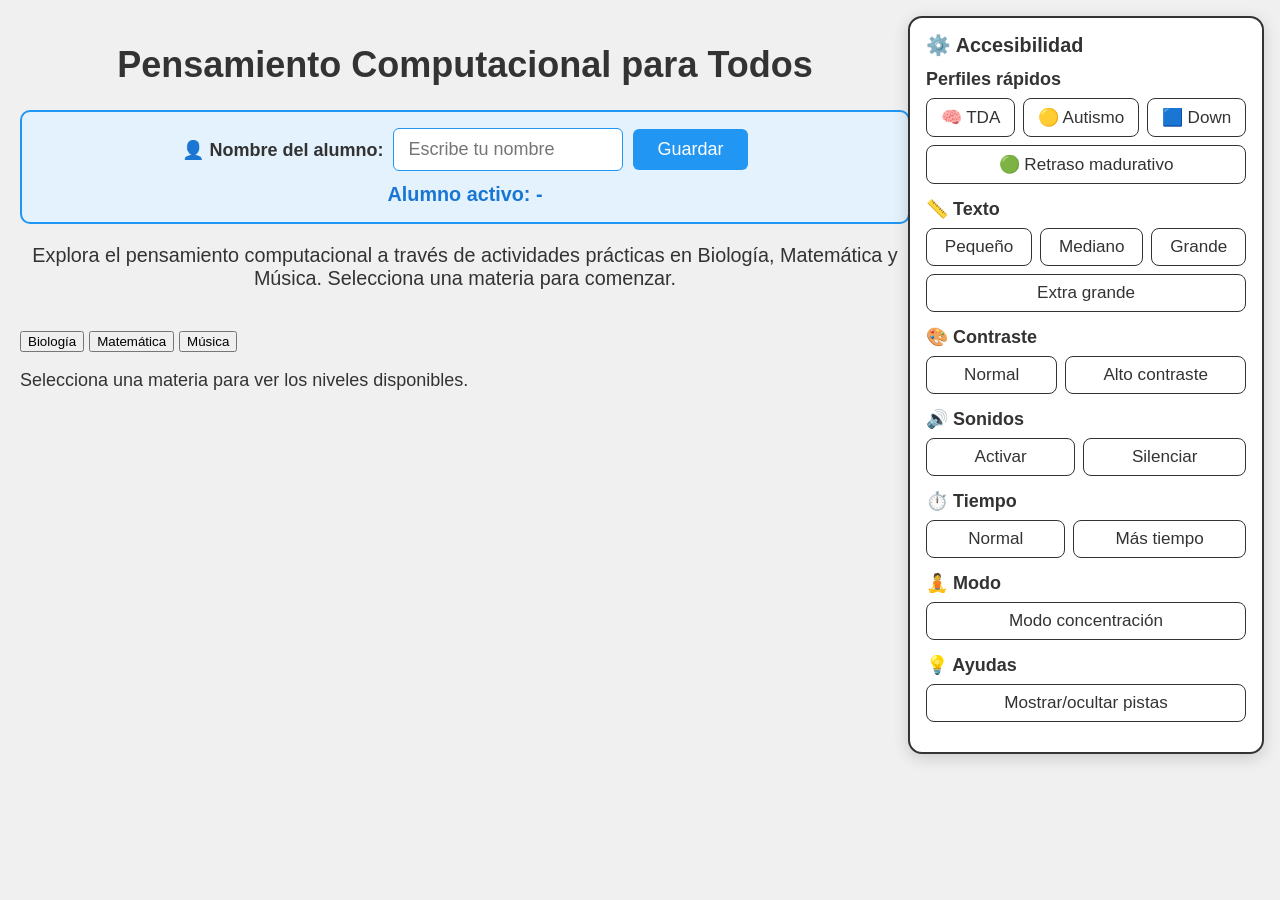
<file: pensamiento-computacional/index.html>
<!DOCTYPE html>
<html lang="es">
<head>
    <meta charset="UTF-8">
    <meta name="viewport" content="width=device-width, initial-scale=1.0">
    <title>Pensamiento Computacional para Todos</title>
    <link rel="stylesheet" href="css/styles.css">
</head>
<body>
    <div class="accessibility-panel" aria-label="Panel de accesibilidad" role="complementary">
        <h2>⚙️ Accesibilidad</h2>
        <div class="panel-section panel-profiles">
            <span class="panel-label">Perfiles rápidos</span>
            <div class="panel-buttons">
                <button type="button" data-perfil="tda">🧠 TDA</button>
                <button type="button" data-perfil="autismo">🟡 Autismo</button>
                <button type="button" data-perfil="down">🟦 Down</button>
                <button type="button" data-perfil="retraso">🟢 Retraso madurativo</button>
            </div>
        </div>
        <div class="panel-section">
            <span class="panel-label">📏 Texto</span>
            <div class="panel-buttons">
                <button type="button" data-texto="pequeno">Pequeño</button>
                <button type="button" data-texto="medio">Mediano</button>
                <button type="button" data-texto="grande">Grande</button>
                <button type="button" data-texto="extra">Extra grande</button>
            </div>
        </div>
        <div class="panel-section">
            <span class="panel-label">🎨 Contraste</span>
            <div class="panel-buttons">
                <button type="button" data-contraste="normal">Normal</button>
                <button type="button" data-contraste="alto">Alto contraste</button>
            </div>
        </div>
        <div class="panel-section">
            <span class="panel-label">🔊 Sonidos</span>
            <div class="panel-buttons">
                <button type="button" data-sonidos="activar">Activar</button>
                <button type="button" data-sonidos="silenciar">Silenciar</button>
            </div>
        </div>
        <div class="panel-section">
            <span class="panel-label">⏱️ Tiempo</span>
            <div class="panel-buttons">
                <button type="button" data-tiempo="normal">Normal</button>
                <button type="button" data-tiempo="mas">Más tiempo</button>
            </div>
        </div>
        <div class="panel-section">
            <span class="panel-label">🧘 Modo</span>
            <div class="panel-buttons">
                <button type="button" data-modo="concentracion">Modo concentración</button>
            </div>
        </div>
        <div class="panel-section">
            <span class="panel-label">💡 Ayudas</span>
            <div class="panel-buttons">
                <button type="button" data-ayudas="mostrar">Mostrar/ocultar pistas</button>
            </div>
        </div>
        <div id="anuncio-accesibilidad" aria-live="polite" aria-label="Anuncio de cambios de accesibilidad" class="sr-only"></div>
    </div>

    <div class="page-content">
        <h1>Pensamiento Computacional para Todos</h1>
        
        <!-- Panel de Alumno -->
        <div class="alumno-panel" role="region" aria-label="Gestión de perfil del alumno">
            <div class="alumno-input-group">
                <label for="input-alumno">👤 Nombre del alumno:</label>
                <input 
                    type="text" 
                    id="input-alumno" 
                    placeholder="Escribe tu nombre"
                    maxlength="30"
                    aria-label="Campo para ingresar nombre del alumno">
                <button id="btn-guardar-alumno" aria-label="Guardar nombre del alumno">Guardar</button>
            </div>
            <div id="alumno-activo-display" class="alumno-display">
                <span id="alumno-nombre">Alumno activo: -</span>
            </div>
        </div>

        <!-- Estadísticas -->
        <div class="estadisticas-panel" id="estadisticas-panel" style="display: none;" role="region" aria-label="Estadísticas de progreso">
            <div class="stats-row">
                <div class="stat-item">
                    <span class="stat-label">Puntaje:</span>
                    <span id="stat-puntaje" class="stat-value">0</span>
                </div>
                <div class="stat-item">
                    <span class="stat-label">Aciertos:</span>
                    <span id="stat-aciertos" class="stat-value">0</span>
                </div>
                <div class="stat-item">
                    <span class="stat-label">Intentos:</span>
                    <span id="stat-intentos" class="stat-value">0</span>
                </div>
            </div>
            <button id="btn-reiniciar-progreso" aria-label="Reiniciar todo el progreso">🔄 Reiniciar progreso</button>
        </div>

        <p class="intro-text">Explora el pensamiento computacional a través de actividades prácticas en Biología, Matemática y Música. Selecciona una materia para comenzar.</p>
        <div class="botones-materias" id="botones-materias">
        <button role="button" aria-label="Seleccionar materia Biología" onclick="seleccionarMateria('biologia', this)">Biología</button>
        <button role="button" aria-label="Seleccionar materia Matemática" onclick="seleccionarMateria('matematica', this)">Matemática</button>
        <button role="button" aria-label="Seleccionar materia Música" onclick="seleccionarMateria('musica', this)">Música</button>
    </div>
    <div class="botones-niveles" id="botones-niveles" style="display: none;">
        <button role="button" aria-label="Acceder al nivel Explorar" onclick="cargarNivel('explorar', this)">Explorar</button>
        <button role="button" aria-label="Acceder al nivel Resolver" onclick="cargarNivel('resolver', this)">Resolver</button>
        <button role="button" aria-label="Acceder al nivel Crear" onclick="cargarNivel('crear', this)">Crear</button>
    </div>
    <div id="contenedor-nivel" role="main" aria-label="Área principal donde se muestran los niveles pedagógicos">
        <p>Selecciona una materia para ver los niveles disponibles.</p>
    </div>
    </div>

    <script src="js/accesibilidad.js"></script>
    <script src="js/explorar.js"></script>
</body>
</html>
</file>
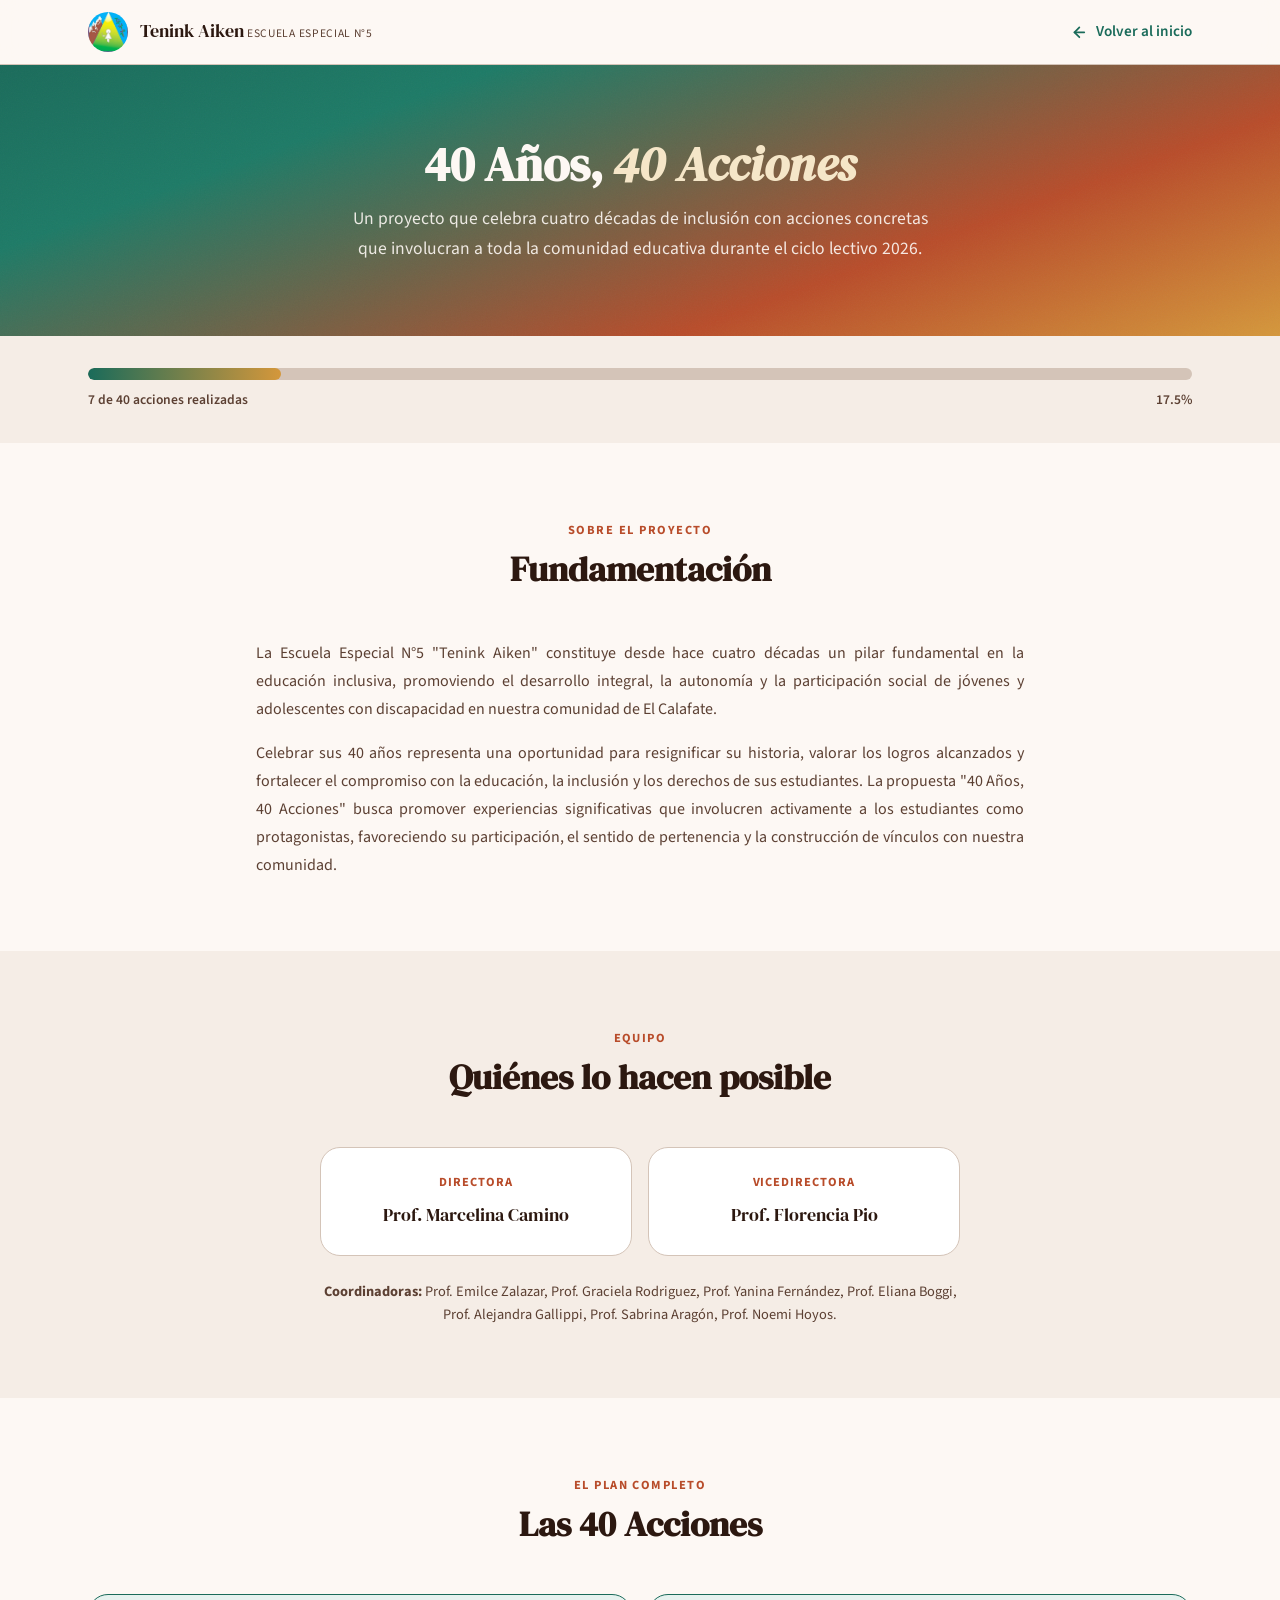
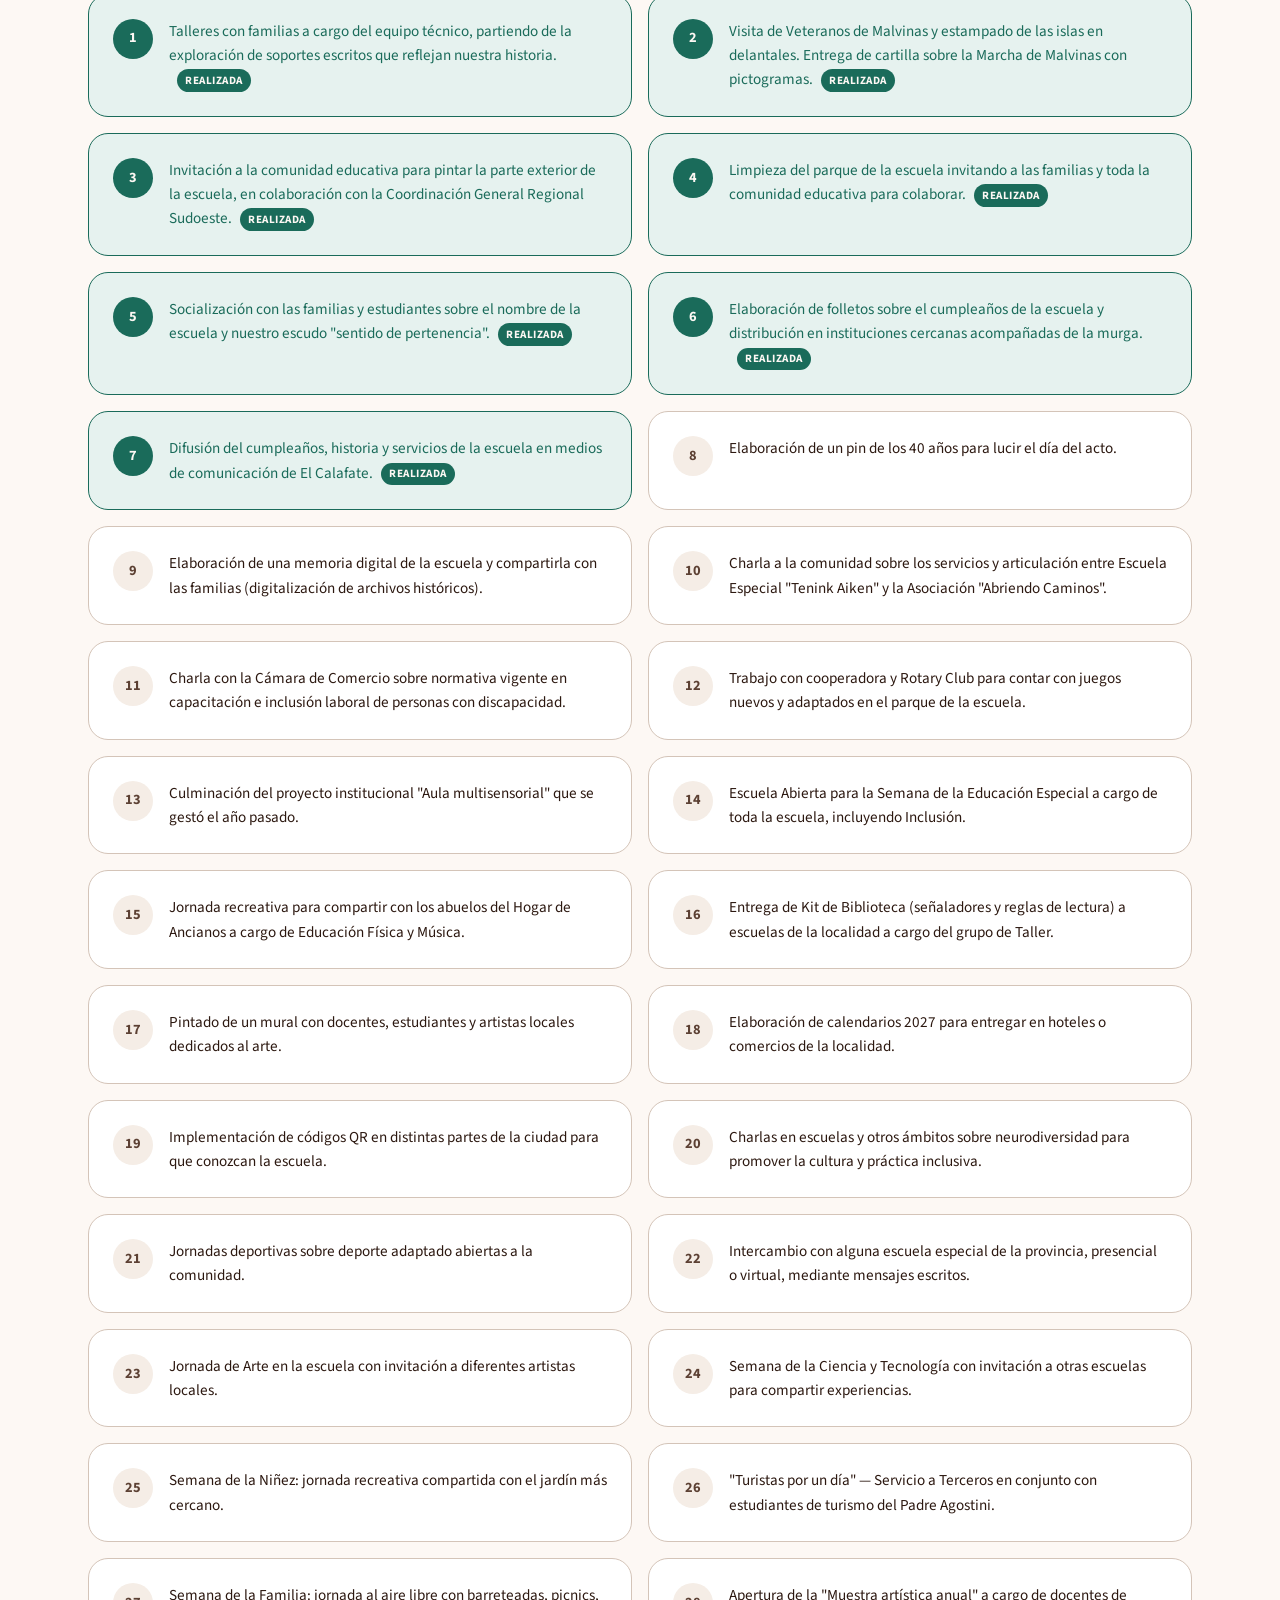
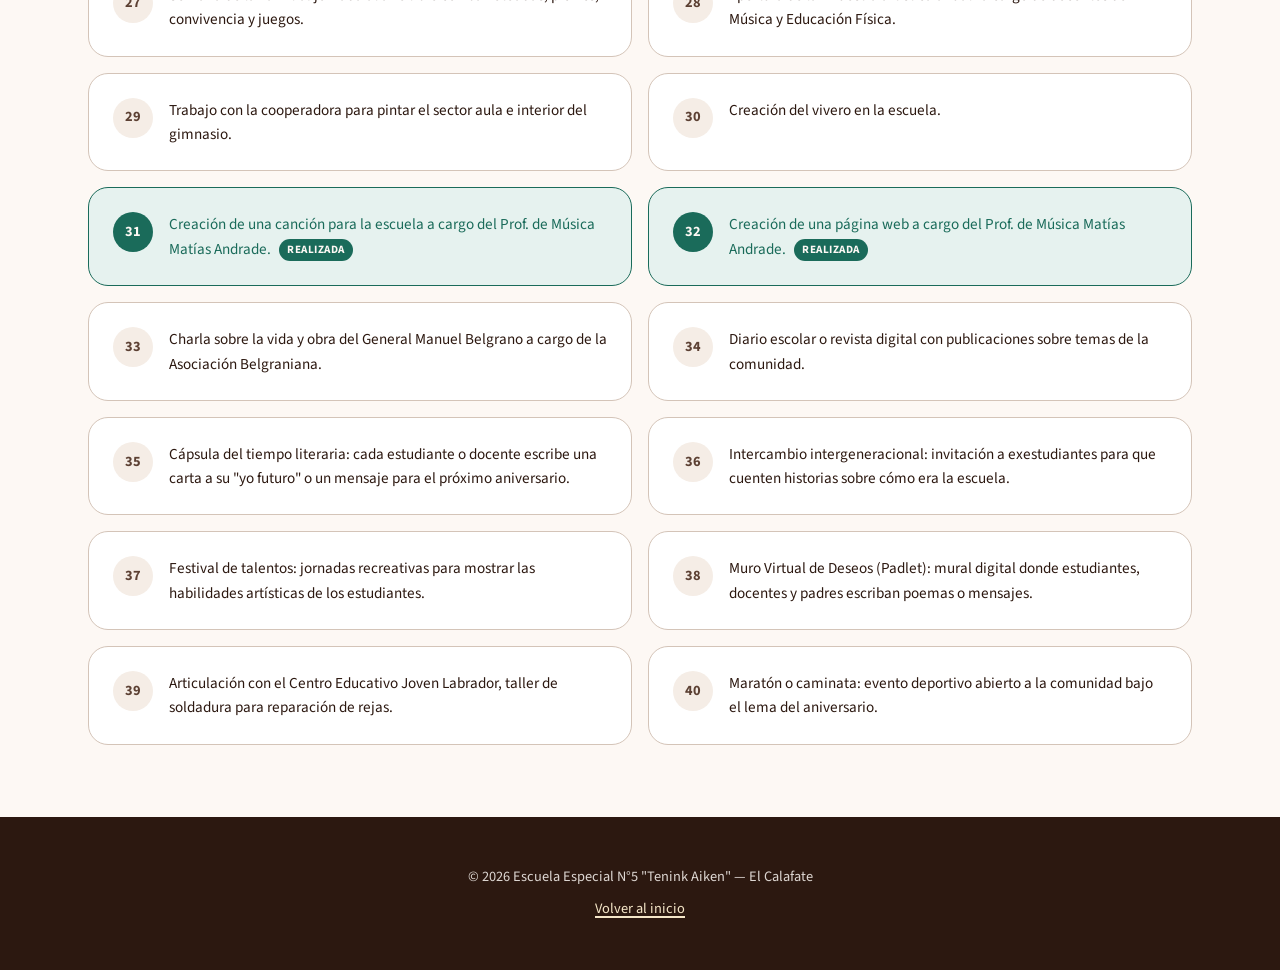
<file: 40acciones.html>
<!DOCTYPE html>
<html lang="es">
<head>
<meta charset="UTF-8" />
<meta name="viewport" content="width=device-width, initial-scale=1.0" />
<meta name="description" content="40 Años, 40 Acciones — Proyecto del 40° Aniversario de la Escuela Especial N°5 Tenink Aiken de El Calafate." />
<title>40 Años, 40 Acciones — Tenink Aiken</title>

<link rel="preconnect" href="https://fonts.googleapis.com" />
<link rel="preconnect" href="https://fonts.gstatic.com" crossorigin />
<link href="https://fonts.googleapis.com/css2?family=DM+Serif+Display:ital@0;1&family=Source+Sans+3:ital,wght@0,300;0,400;0,600;0,700;1,400&display=swap" rel="stylesheet" />

<style>
:root {
  --color-primary: #B84C2A;
  --color-primary-dark: #8C3518;
  --color-primary-light: #E8A690;
  --color-accent: #D4973B;
  --color-accent-light: #F5E6C8;
  --color-teal: #1A6B5A;
  --color-teal-light: #E6F2EF;
  --color-bg: #FDF8F4;
  --color-bg-alt: #F5EDE6;
  --color-surface: #FFFFFF;
  --color-text: #2C1810;
  --color-text-secondary: #5C4033;
  --color-text-on-dark: #FDF8F4;
  --color-border: #D4C4B8;
  --color-focus: #1A6B5A;
  --color-done: #1A6B5A;
  --color-done-light: #E6F2EF;
  --font-display: 'DM Serif Display', Georgia, 'Times New Roman', serif;
  --font-body: 'Source Sans 3', 'Segoe UI', Tahoma, sans-serif;
  --space-xs: 0.5rem;
  --space-sm: 0.75rem;
  --space-md: 1rem;
  --space-lg: 1.5rem;
  --space-xl: 2rem;
  --space-2xl: 3rem;
  --space-3xl: 4.5rem;
  --max-width: 72rem;
  --radius: 0.75rem;
  --radius-lg: 1.25rem;
  --ease: cubic-bezier(0.25, 0.46, 0.45, 0.94);
}

*, *::before, *::after { box-sizing: border-box; margin: 0; padding: 0; }
html { scroll-behavior: smooth; }
body {
  font-family: var(--font-body);
  font-size: 1.0625rem;
  line-height: 1.7;
  color: var(--color-text);
  background-color: var(--color-bg);
  -webkit-font-smoothing: antialiased;
}
img { display: block; max-width: 100%; height: auto; }
a { color: var(--color-teal); text-decoration-thickness: 2px; text-underline-offset: 3px; }
a:hover { color: var(--color-primary); }
:focus-visible { outline: 3px solid var(--color-focus); outline-offset: 3px; border-radius: 3px; }

.container { width: 100%; max-width: var(--max-width); margin-inline: auto; padding-inline: var(--space-lg); }

/* Header */
.site-header {
  position: sticky; top: 0; z-index: 100;
  background: rgba(253,248,244,0.92);
  backdrop-filter: blur(12px); -webkit-backdrop-filter: blur(12px);
  border-bottom: 1px solid var(--color-border);
}
.header-inner {
  display: flex; align-items: center; justify-content: space-between;
  padding-block: var(--space-sm); gap: var(--space-md);
}
.logo {
  display: flex; align-items: center; gap: var(--space-sm);
  text-decoration: none; color: var(--color-text);
}
.logo-icon {
  width: 2.5rem; height: 2.5rem; border-radius: 50%; object-fit: cover;
}
.logo-text { font-family: var(--font-display); font-size: 1.15rem; line-height: 1.2; }
.logo-tagline { font-family: var(--font-body); font-size: 0.72rem; color: var(--color-text-secondary); letter-spacing: 0.06em; text-transform: uppercase; }
.back-link {
  display: inline-flex; align-items: center; gap: var(--space-xs);
  font-weight: 600; font-size: 0.95rem; text-decoration: none;
  color: var(--color-teal); transition: all 0.2s;
}
.back-link:hover { color: var(--color-primary); gap: var(--space-sm); }
.back-link svg { width: 1.1em; height: 1.1em; }

/* Page Hero */
.page-hero {
  background: linear-gradient(160deg, #1A6B5A 0%, #1D7A66 25%, #B84C2A 70%, #D4973B 100%);
  color: var(--color-text-on-dark);
  padding: var(--space-3xl) 0;
  text-align: center;
  position: relative; overflow: hidden;
}
.page-hero::after {
  content: ''; position: absolute; inset: 0;
  background: url("data:image/svg+xml,%3Csvg viewBox='0 0 256 256' xmlns='http://www.w3.org/2000/svg'%3E%3Cfilter id='noise'%3E%3CfeTurbulence type='fractalNoise' baseFrequency='0.85' numOctaves='4' stitchTiles='stitch'/%3E%3C/filter%3E%3Crect width='100%25' height='100%25' filter='url(%23noise)' opacity='0.04'/%3E%3C/svg%3E");
  pointer-events: none;
}
.page-hero-content { position: relative; z-index: 2; }
.page-hero h1 {
  font-family: var(--font-display);
  font-size: clamp(1.8rem, 5vw, 3rem);
  line-height: 1.15; margin-bottom: var(--space-sm);
}
.page-hero h1 em { font-style: italic; color: var(--color-accent-light); }
.page-hero p { font-size: 1.1rem; opacity: 0.9; max-width: 36rem; margin-inline: auto; }

/* Progress bar */
.progress-section { padding: var(--space-xl) 0; background: var(--color-bg-alt); }
.progress-bar-wrap {
  background: var(--color-border); border-radius: 100px; height: 12px;
  overflow: hidden; margin-bottom: var(--space-xs);
}
.progress-bar-fill {
  height: 100%; border-radius: 100px;
  background: linear-gradient(90deg, var(--color-teal), var(--color-accent));
  transition: width 0.5s var(--ease);
}
.progress-text {
  display: flex; justify-content: space-between; font-size: 0.85rem;
  color: var(--color-text-secondary); font-weight: 600;
}

/* Fundamentacion */
.section { padding-block: var(--space-3xl); }
.section-alt { background: var(--color-bg-alt); }
.section-header { text-align: center; margin-bottom: var(--space-2xl); }
.section-label {
  display: inline-block; font-size: 0.78rem; font-weight: 700;
  letter-spacing: 0.12em; text-transform: uppercase; color: var(--color-primary);
  margin-bottom: var(--space-xs);
}
.section-title {
  font-family: var(--font-display);
  font-size: clamp(1.5rem, 3.5vw, 2.2rem);
  line-height: 1.18; color: var(--color-text);
}
.section-text {
  max-width: 48rem; margin-inline: auto; color: var(--color-text-secondary);
  font-size: 1rem; line-height: 1.75; text-align: justify;
}

/* Acciones grid */
.acciones-grid {
  display: grid; grid-template-columns: 1fr; gap: var(--space-md);
}
.accion {
  display: flex; align-items: flex-start; gap: var(--space-md);
  background: var(--color-surface); border: 1px solid var(--color-border);
  border-radius: var(--radius-lg); padding: var(--space-lg);
  transition: all 0.2s var(--ease);
}
.accion:hover { box-shadow: 0 4px 16px rgba(44,24,16,0.06); }
.accion.done { background: var(--color-done-light); border-color: var(--color-done); }
.accion-num {
  min-width: 2.5rem; height: 2.5rem; border-radius: 50%;
  display: flex; align-items: center; justify-content: center;
  font-weight: 700; font-size: 0.9rem;
  background: var(--color-bg-alt); color: var(--color-text-secondary);
  flex-shrink: 0;
}
.accion.done .accion-num {
  background: var(--color-done); color: var(--color-text-on-dark);
}
.accion-text { font-size: 0.95rem; line-height: 1.6; color: var(--color-text); }
.accion.done .accion-text { color: var(--color-teal); }
.accion-badge {
  display: inline-block; font-size: 0.7rem; font-weight: 700;
  background: var(--color-done); color: var(--color-text-on-dark);
  padding: 0.15rem 0.5rem; border-radius: 100px;
  text-transform: uppercase; letter-spacing: 0.05em; margin-left: 0.5rem;
  vertical-align: middle;
}

/* Equipo */
.equipo-grid {
  display: grid; grid-template-columns: 1fr; gap: var(--space-md);
  max-width: 40rem; margin-inline: auto;
}
.equipo-card {
  background: var(--color-surface); border: 1px solid var(--color-border);
  border-radius: var(--radius-lg); padding: var(--space-lg); text-align: center;
}
.equipo-role {
  font-size: 0.78rem; font-weight: 700; text-transform: uppercase;
  letter-spacing: 0.08em; color: var(--color-primary); margin-bottom: var(--space-xs);
}
.equipo-name { font-family: var(--font-display); font-size: 1.1rem; color: var(--color-text); }

/* Footer */
.site-footer {
  background: var(--color-text); color: rgba(253,248,244,0.85);
  padding: var(--space-2xl) 0; text-align: center; font-size: 0.9rem;
}
.site-footer a { color: var(--color-accent-light); }

@media (min-width: 640px) {
  .acciones-grid { grid-template-columns: repeat(2, 1fr); }
  .equipo-grid { grid-template-columns: repeat(2, 1fr); }
}
@media (min-width: 1024px) {
  .acciones-grid { grid-template-columns: repeat(2, 1fr); }
}
@media (forced-colors: active) {
  .accion { border: 2px solid; }
}
</style>
</head>

<body>

<!-- Header -->
<header class="site-header">
  <div class="container header-inner">
    <a href="index.html" class="logo" aria-label="Volver al inicio">
      <img src="images/logo-escuela.jpg" alt="" class="logo-icon" />
      <span>
        <span class="logo-text">Tenink Aiken</span>
        <span class="logo-tagline">Escuela Especial N°5</span>
      </span>
    </a>
    <a href="index.html" class="back-link">
      <svg viewBox="0 0 24 24" fill="none" stroke="currentColor" stroke-width="2.5" stroke-linecap="round" stroke-linejoin="round" aria-hidden="true"><line x1="19" y1="12" x2="5" y2="12"/><polyline points="12 19 5 12 12 5"/></svg>
      Volver al inicio
    </a>
  </div>
</header>

<!-- Page Hero -->
<section class="page-hero">
  <div class="container page-hero-content">
    <h1>40 Años, <em>40 Acciones</em></h1>
    <p>Un proyecto que celebra cuatro décadas de inclusión con acciones concretas que involucran a toda la comunidad educativa durante el ciclo lectivo 2026.</p>
  </div>
</section>

<!-- Progress -->
<section class="progress-section">
  <div class="container">
    <div class="progress-bar-wrap">
      <div class="progress-bar-fill" style="width: 17.5%;"></div>
    </div>
    <div class="progress-text">
      <span>7 de 40 acciones realizadas</span>
      <span>17.5%</span>
    </div>
  </div>
</section>

<!-- Fundamentación -->
<section class="section">
  <div class="container">
    <div class="section-header">
      <span class="section-label">Sobre el Proyecto</span>
      <h2 class="section-title">Fundamentación</h2>
    </div>
    <p class="section-text">
      La Escuela Especial N°5 "Tenink Aiken" constituye desde hace cuatro décadas un pilar fundamental en la educación inclusiva, promoviendo el desarrollo integral, la autonomía y la participación social de jóvenes y adolescentes con discapacidad en nuestra comunidad de El Calafate.
    </p>
    <p class="section-text" style="margin-top:var(--space-md);">
      Celebrar sus 40 años representa una oportunidad para resignificar su historia, valorar los logros alcanzados y fortalecer el compromiso con la educación, la inclusión y los derechos de sus estudiantes. La propuesta "40 Años, 40 Acciones" busca promover experiencias significativas que involucren activamente a los estudiantes como protagonistas, favoreciendo su participación, el sentido de pertenencia y la construcción de vínculos con nuestra comunidad.
    </p>
  </div>
</section>

<!-- Equipo -->
<section class="section section-alt">
  <div class="container">
    <div class="section-header">
      <span class="section-label">Equipo</span>
      <h2 class="section-title">Quiénes lo hacen posible</h2>
    </div>
    <div class="equipo-grid">
      <div class="equipo-card">
        <div class="equipo-role">Directora</div>
        <div class="equipo-name">Prof. Marcelina Camino</div>
      </div>
      <div class="equipo-card">
        <div class="equipo-role">Vicedirectora</div>
        <div class="equipo-name">Prof. Florencia Pio</div>
      </div>
    </div>
    <div style="max-width:40rem; margin:var(--space-lg) auto 0; text-align:center;">
      <p style="font-size:0.9rem; color:var(--color-text-secondary); line-height:1.6;">
        <strong>Coordinadoras:</strong> Prof. Emilce Zalazar, Prof. Graciela Rodriguez, Prof. Yanina Fernández, Prof. Eliana Boggi, Prof. Alejandra Gallippi, Prof. Sabrina Aragón, Prof. Noemi Hoyos.
      </p>
    </div>
  </div>
</section>

<!-- 40 Acciones -->
<section class="section">
  <div class="container">
    <div class="section-header">
      <span class="section-label">El Plan Completo</span>
      <h2 class="section-title">Las 40 Acciones</h2>
    </div>

    <div class="acciones-grid">

      <div class="accion done">
        <div class="accion-num">1</div>
        <div class="accion-text">Talleres con familias a cargo del equipo técnico, partiendo de la exploración de soportes escritos que reflejan nuestra historia.<span class="accion-badge">Realizada</span></div>
      </div>

      <div class="accion done">
        <div class="accion-num">2</div>
        <div class="accion-text">Visita de Veteranos de Malvinas y estampado de las islas en delantales. Entrega de cartilla sobre la Marcha de Malvinas con pictogramas.<span class="accion-badge">Realizada</span></div>
      </div>

      <div class="accion done">
        <div class="accion-num">3</div>
        <div class="accion-text">Invitación a la comunidad educativa para pintar la parte exterior de la escuela, en colaboración con la Coordinación General Regional Sudoeste.<span class="accion-badge">Realizada</span></div>
      </div>

      <div class="accion done">
        <div class="accion-num">4</div>
        <div class="accion-text">Limpieza del parque de la escuela invitando a las familias y toda la comunidad educativa para colaborar.<span class="accion-badge">Realizada</span></div>
      </div>

      <div class="accion done">
        <div class="accion-num">5</div>
        <div class="accion-text">Socialización con las familias y estudiantes sobre el nombre de la escuela y nuestro escudo "sentido de pertenencia".<span class="accion-badge">Realizada</span></div>
      </div>

      <div class="accion done">
        <div class="accion-num">6</div>
        <div class="accion-text">Elaboración de folletos sobre el cumpleaños de la escuela y distribución en instituciones cercanas acompañadas de la murga.<span class="accion-badge">Realizada</span></div>
      </div>

      <div class="accion done">
        <div class="accion-num">7</div>
        <div class="accion-text">Difusión del cumpleaños, historia y servicios de la escuela en medios de comunicación de El Calafate.<span class="accion-badge">Realizada</span></div>
      </div>

      <div class="accion">
        <div class="accion-num">8</div>
        <div class="accion-text">Elaboración de un pin de los 40 años para lucir el día del acto.</div>
      </div>

      <div class="accion">
        <div class="accion-num">9</div>
        <div class="accion-text">Elaboración de una memoria digital de la escuela y compartirla con las familias (digitalización de archivos históricos).</div>
      </div>

      <div class="accion">
        <div class="accion-num">10</div>
        <div class="accion-text">Charla a la comunidad sobre los servicios y articulación entre Escuela Especial "Tenink Aiken" y la Asociación "Abriendo Caminos".</div>
      </div>

      <div class="accion">
        <div class="accion-num">11</div>
        <div class="accion-text">Charla con la Cámara de Comercio sobre normativa vigente en capacitación e inclusión laboral de personas con discapacidad.</div>
      </div>

      <div class="accion">
        <div class="accion-num">12</div>
        <div class="accion-text">Trabajo con cooperadora y Rotary Club para contar con juegos nuevos y adaptados en el parque de la escuela.</div>
      </div>

      <div class="accion">
        <div class="accion-num">13</div>
        <div class="accion-text">Culminación del proyecto institucional "Aula multisensorial" que se gestó el año pasado.</div>
      </div>

      <div class="accion">
        <div class="accion-num">14</div>
        <div class="accion-text">Escuela Abierta para la Semana de la Educación Especial a cargo de toda la escuela, incluyendo Inclusión.</div>
      </div>

      <div class="accion">
        <div class="accion-num">15</div>
        <div class="accion-text">Jornada recreativa para compartir con los abuelos del Hogar de Ancianos a cargo de Educación Física y Música.</div>
      </div>

      <div class="accion">
        <div class="accion-num">16</div>
        <div class="accion-text">Entrega de Kit de Biblioteca (señaladores y reglas de lectura) a escuelas de la localidad a cargo del grupo de Taller.</div>
      </div>

      <div class="accion">
        <div class="accion-num">17</div>
        <div class="accion-text">Pintado de un mural con docentes, estudiantes y artistas locales dedicados al arte.</div>
      </div>

      <div class="accion">
        <div class="accion-num">18</div>
        <div class="accion-text">Elaboración de calendarios 2027 para entregar en hoteles o comercios de la localidad.</div>
      </div>

      <div class="accion">
        <div class="accion-num">19</div>
        <div class="accion-text">Implementación de códigos QR en distintas partes de la ciudad para que conozcan la escuela.</div>
      </div>

      <div class="accion">
        <div class="accion-num">20</div>
        <div class="accion-text">Charlas en escuelas y otros ámbitos sobre neurodiversidad para promover la cultura y práctica inclusiva.</div>
      </div>

      <div class="accion">
        <div class="accion-num">21</div>
        <div class="accion-text">Jornadas deportivas sobre deporte adaptado abiertas a la comunidad.</div>
      </div>

      <div class="accion">
        <div class="accion-num">22</div>
        <div class="accion-text">Intercambio con alguna escuela especial de la provincia, presencial o virtual, mediante mensajes escritos.</div>
      </div>

      <div class="accion">
        <div class="accion-num">23</div>
        <div class="accion-text">Jornada de Arte en la escuela con invitación a diferentes artistas locales.</div>
      </div>

      <div class="accion">
        <div class="accion-num">24</div>
        <div class="accion-text">Semana de la Ciencia y Tecnología con invitación a otras escuelas para compartir experiencias.</div>
      </div>

      <div class="accion">
        <div class="accion-num">25</div>
        <div class="accion-text">Semana de la Niñez: jornada recreativa compartida con el jardín más cercano.</div>
      </div>

      <div class="accion">
        <div class="accion-num">26</div>
        <div class="accion-text">"Turistas por un día" — Servicio a Terceros en conjunto con estudiantes de turismo del Padre Agostini.</div>
      </div>

      <div class="accion">
        <div class="accion-num">27</div>
        <div class="accion-text">Semana de la Familia: jornada al aire libre con barreteadas, picnics, convivencia y juegos.</div>
      </div>

      <div class="accion">
        <div class="accion-num">28</div>
        <div class="accion-text">Apertura de la "Muestra artística anual" a cargo de docentes de Música y Educación Física.</div>
      </div>

      <div class="accion">
        <div class="accion-num">29</div>
        <div class="accion-text">Trabajo con la cooperadora para pintar el sector aula e interior del gimnasio.</div>
      </div>

      <div class="accion">
        <div class="accion-num">30</div>
        <div class="accion-text">Creación del vivero en la escuela.</div>
      </div>

      <div class="accion done">
        <div class="accion-num">31</div>
        <div class="accion-text">Creación de una canción para la escuela a cargo del Prof. de Música Matías Andrade.<span class="accion-badge">Realizada</span></div>
      </div>

      <div class="accion done">
        <div class="accion-num">32</div>
        <div class="accion-text">Creación de una página web a cargo del Prof. de Música Matías Andrade.<span class="accion-badge">Realizada</span></div>
      </div>

      <div class="accion">
        <div class="accion-num">33</div>
        <div class="accion-text">Charla sobre la vida y obra del General Manuel Belgrano a cargo de la Asociación Belgraniana.</div>
      </div>

      <div class="accion">
        <div class="accion-num">34</div>
        <div class="accion-text">Diario escolar o revista digital con publicaciones sobre temas de la comunidad.</div>
      </div>

      <div class="accion">
        <div class="accion-num">35</div>
        <div class="accion-text">Cápsula del tiempo literaria: cada estudiante o docente escribe una carta a su "yo futuro" o un mensaje para el próximo aniversario.</div>
      </div>

      <div class="accion">
        <div class="accion-num">36</div>
        <div class="accion-text">Intercambio intergeneracional: invitación a exestudiantes para que cuenten historias sobre cómo era la escuela.</div>
      </div>

      <div class="accion">
        <div class="accion-num">37</div>
        <div class="accion-text">Festival de talentos: jornadas recreativas para mostrar las habilidades artísticas de los estudiantes.</div>
      </div>

      <div class="accion">
        <div class="accion-num">38</div>
        <div class="accion-text">Muro Virtual de Deseos (Padlet): mural digital donde estudiantes, docentes y padres escriban poemas o mensajes.</div>
      </div>

      <div class="accion">
        <div class="accion-num">39</div>
        <div class="accion-text">Articulación con el Centro Educativo Joven Labrador, taller de soldadura para reparación de rejas.</div>
      </div>

      <div class="accion">
        <div class="accion-num">40</div>
        <div class="accion-text">Maratón o caminata: evento deportivo abierto a la comunidad bajo el lema del aniversario.</div>
      </div>

    </div>
  </div>
</section>

<!-- Footer -->
<footer class="site-footer">
  <div class="container">
    <p>&copy; 2026 Escuela Especial N°5 "Tenink Aiken" — El Calafate</p>
    <p style="margin-top:var(--space-xs);"><a href="index.html">Volver al inicio</a></p>
  </div>
</footer>

</body>
</html>
</file>
<file: pensamiento-computacional/css/styles.css>
:root {
    --bg: #f0f0f0;
    --text: #333;
    --panel-bg: #ffffff;
    --panel-border: #333333;
    --button-bg: #4CAF50;
    --button-text: #ffffff;
    --button-hover: #45a049;
    --selected-bg: #2196F3;
    --selected-text: #ffffff;
}

html {
    font-size: 18px;
}

body {
    font-family: Arial, sans-serif;
    margin: 0;
    padding: 20px;
    background-color: var(--bg);
    color: var(--text);
}

body.high-contrast {
    background-color: #000;
    color: #fff;
}

body.high-contrast .accessibility-panel,
body.high-contrast #contenedor-nivel,
body.high-contrast .botones-materias button,
body.high-contrast .botones-niveles button,
body.high-contrast .activity-controls button,
body.high-contrast .panel-section button {
    background-color: #000;
    color: #fff;
    border-color: #fff;
}

body.focus-mode .intro-text {
    display: none;
}

body.help-visible button {
    box-shadow: 0 0 0 3px rgba(255, 193, 7, 0.35);
}

body.show-pictograms .activity-title::before {
    content: '💡 ';
}

.accessibility-panel {
    position: fixed;
    top: 16px;
    right: 16px;
    width: 320px;
    background-color: var(--panel-bg);
    color: var(--text);
    border: 2px solid var(--panel-border);
    border-radius: 14px;
    padding: 16px;
    box-shadow: 0 4px 16px rgba(0, 0, 0, 0.16);
    z-index: 1000;
    max-height: calc(100vh - 32px);
    overflow-y: auto;
}

.accessibility-panel h2 {
    margin: 0 0 12px;
    font-size: 1.1rem;
}

.panel-section {
    margin-bottom: 14px;
}

.panel-label {
    display: block;
    margin-bottom: 8px;
    font-weight: bold;
}

.panel-buttons {
    display: flex;
    flex-wrap: wrap;
    gap: 8px;
}

.panel-buttons button {
    flex: 1 1 auto;
    padding: 8px 10px;
    font-size: 0.95rem;
    border: 1px solid #333;
    background-color: #fff;
    color: #333;
    border-radius: 8px;
    cursor: pointer;
}

.panel-buttons button.active,
.panel-buttons button:focus {
    background-color: var(--selected-bg);
    color: var(--selected-text);
    border-color: var(--selected-bg);
}

.sr-only {
    position: absolute;
    width: 1px;
    height: 1px;
    padding: 0;
    margin: -1px;
    overflow: hidden;
    clip: rect(0, 0, 0, 0);
    white-space: nowrap;
    border: 0;
}

.page-content {
    max-width: 1200px;
    margin: 0 auto;
    padding-right: 350px;
}

.intro-text {
    text-align: center;
    font-size: 1.1rem;
    margin-bottom: 40px;
}

h1 {
    text-align: center;
    margin-bottom: 24px;
}

/* Panel de Alumno */
.alumno-panel {
    background-color: #e3f2fd;
    border: 2px solid #2196F3;
    border-radius: 10px;
    padding: 16px;
    margin-bottom: 20px;
    text-align: center;
}

.alumno-input-group {
    display: flex;
    gap: 10px;
    justify-content: center;
    align-items: center;
    flex-wrap: wrap;
    margin-bottom: 12px;
}

.alumno-input-group label {
    font-weight: bold;
    font-size: 1rem;
}

.alumno-input-group input {
    padding: 10px 14px;
    font-size: 1rem;
    border: 1px solid #2196F3;
    border-radius: 6px;
    width: 200px;
    max-width: 100%;
}

.alumno-input-group input:focus {
    outline: 3px solid #2196F3;
    outline-offset: 2px;
}

#btn-guardar-alumno {
    padding: 10px 24px;
    font-size: 1rem;
    background-color: #2196F3;
    color: white;
    border: none;
    border-radius: 6px;
    cursor: pointer;
}

#btn-guardar-alumno:hover {
    background-color: #1976D2;
}

.alumno-display {
    font-weight: bold;
    font-size: 1.1rem;
    color: #1976D2;
}

/* Panel de Estadísticas */
.estadisticas-panel {
    background-color: #f3e5f5;
    border: 2px solid #9C27B0;
    border-radius: 10px;
    padding: 16px;
    margin-bottom: 20px;
}

.stats-row {
    display: flex;
    justify-content: center;
    gap: 30px;
    flex-wrap: wrap;
    margin-bottom: 16px;
}

.stat-item {
    display: flex;
    flex-direction: column;
    align-items: center;
    gap: 6px;
}

.stat-label {
    font-weight: bold;
    font-size: 0.95rem;
    color: #6A1B9A;
}

.stat-value {
    font-size: 1.8rem;
    font-weight: bold;
    color: #9C27B0;
}

#btn-reiniciar-progreso {
    padding: 10px 24px;
    font-size: 1rem;
    background-color: #FF6F00;
    color: white;
    border: none;
    border-radius: 6px;
    cursor: pointer;
}

#btn-reiniciar-progreso:hover {
    background-color: #E65100;
}

h1 {

.botones-materias,
.botones-niveles {
    display: flex;
    justify-content: center;
    gap: 20px;
    flex-wrap: wrap;
}

button {
    padding: 20px 40px;
    font-size: 1.2rem;
    background-color: var(--button-bg);
    color: var(--button-text);
    border: none;
    border-radius: 10px;
    cursor: pointer;
    transition: background-color 0.3s ease, transform 0.2s ease;
}

button:hover {
    background-color: var(--button-hover);
    transform: translateY(-1px);
}

.progress-wrapper {
    width: 100%;
}

.progress-fill {
    transition: width 0.5s ease;
}

button:focus {
    outline: 3px solid #000;
    outline-offset: 3px;
}

button.seleccionado {
    background-color: var(--selected-bg);
    color: var(--selected-text);
}

#contenedor-nivel {
    margin-top: 40px;
    padding: 20px;
    background-color: #ffffff;
    border-radius: 10px;
    min-height: 300px;
    text-align: center;
}

.activity-controls {
    display: flex;
    justify-content: center;
    gap: 12px;
    flex-wrap: wrap;
    margin-top: 20px;
}

.activity-controls button {
    min-width: 120px;
}

.secuencia-visual {
    display: grid;
    grid-template-columns: repeat(8, 40px);
    gap: 10px;
    justify-content: center;
    margin-top: 20px;
}

.secuencia-visual div {
    width: 40px;
    height: 40px;
    border: 2px dashed #999;
    border-radius: 6px;
    display: flex;
    align-items: center;
    justify-content: center;
}

.secuencia-visual span {
    display: inline-block;
}

@media (max-width: 900px) {
    .page-content {
        padding-right: 20px;
    }
    .accessibility-panel {
        position: fixed;
        bottom: 0;
        left: 0;
        right: 0;
        top: auto;
        width: auto;
        max-height: 260px;
        border-radius: 0;
    }
    body {
        padding-bottom: 300px;
    }
}

@media (max-width: 600px) {
    .botones-materias,
    .botones-niveles {
        flex-direction: column;
        align-items: center;
    }
    button {
        width: 80%;
        max-width: 300px;
    }
}

/* ================================================== */
/* ESTILOS DE ACCESIBILIDAD - PERFILES Y MODOS */
/* ================================================== */

/* Alto Contraste */
body.alto-contraste {
    background-color: #000;
    color: #fff;
}

body.alto-contraste .page-content {
    background-color: #000;
    color: #fff;
}

body.alto-contraste button {
    background-color: #fff;
    color: #000;
    border: 3px solid #fff;
}

body.alto-contraste button:hover {
    background-color: #ffff00;
    color: #000;
}

body.alto-contraste button.activo {
    background-color: #ffff00;
    color: #000;
    font-weight: bold;
}

body.alto-contraste .accessibility-panel,
body.alto-contraste .alumno-panel,
body.alto-contraste .estadisticas-panel,
body.alto-contraste #contenedor-nivel {
    background-color: #000;
    color: #fff;
    border-color: #fff;
}

/* Modo Concentración */
body.modo-concentracion .intro-text {
    display: none;
}

body.modo-concentracion .accessibility-panel {
    position: fixed;
    bottom: 20px;
    right: 20px;
    width: 280px;
    max-height: 200px;
    overflow-y: auto;
    opacity: 0.8;
    z-index: 1000;
}

/* Ayudas Visuales */
body.ayudas-visibles button {
    box-shadow: 0 0 0 3px rgba(255, 193, 7, 0.35);
}

/* Botón Activo */
.panel-buttons button.activo {
    background-color: #2196F3;
    color: #ffffff;
    font-weight: bold;
    border: 2px solid #1976D2;
}

/* Anuncio de Accesibilidad */
#anuncio-accesibilidad {
    position: absolute;
    width: 1px;
    height: 1px;
    padding: 0;
    margin: -1px;
    overflow: hidden;
    clip: rect(0, 0, 0, 0);
    white-space: nowrap;
    border: 0;
}

.sr-only {
    position: absolute;
    width: 1px;
    height: 1px;
    padding: 0;
    margin: -1px;
    overflow: hidden;
    clip: rect(0, 0, 0, 0);
    white-space: nowrap;
    border: 0;
}
</file>
